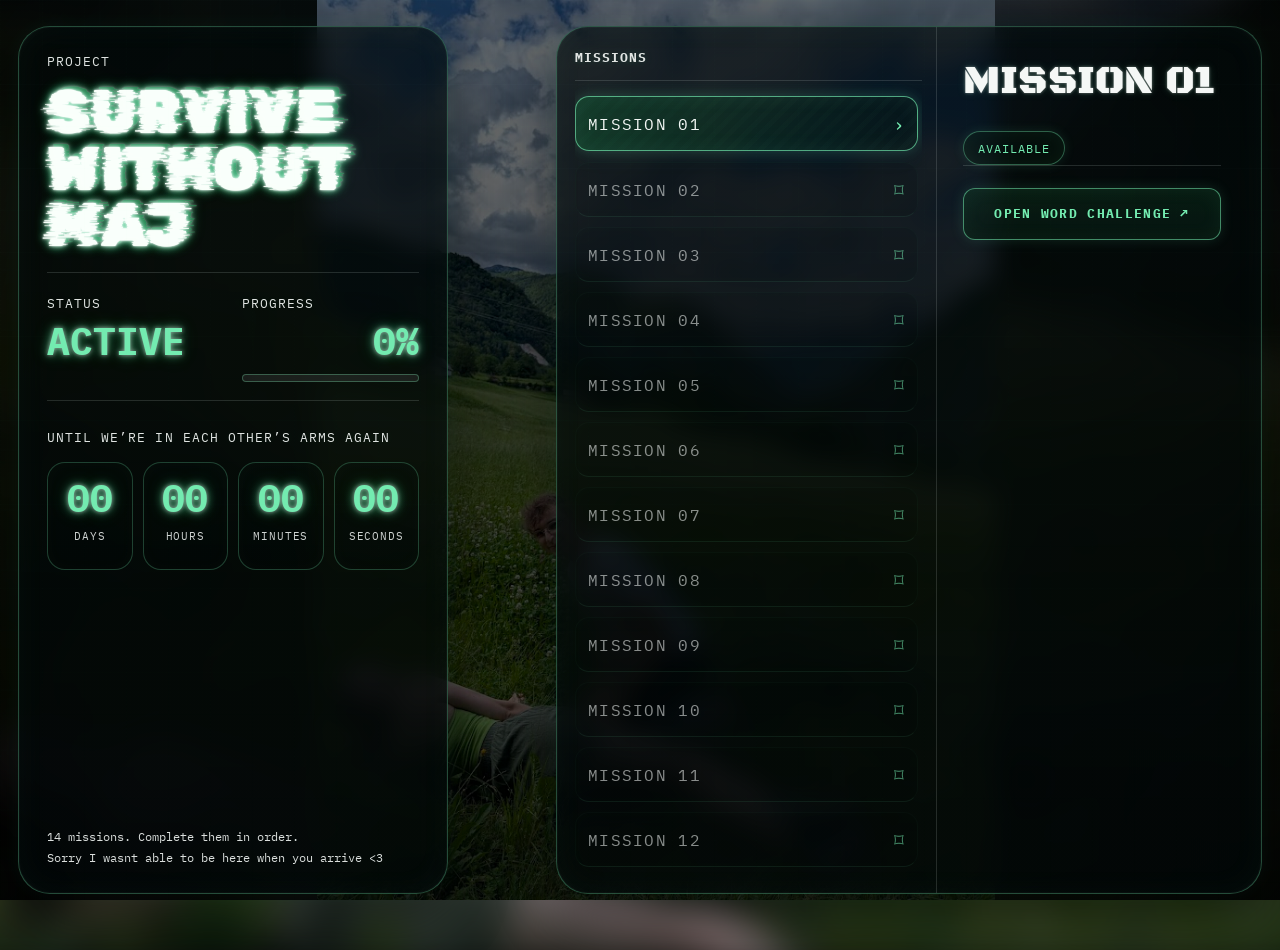
<file: index.html>
<!doctype html>
<html lang="en">
<head>
  <meta charset="utf-8">

  <meta name="viewport" content="width=device-width, initial-scale=1, viewport-fit=cover">
  <meta name="color-scheme" content="dark">
  <title>Project Survive Without Maj</title>
  <link rel="preconnect" href="https://fonts.googleapis.com">
  <link rel="preconnect" href="https://fonts.gstatic.com" crossorigin>
 <link href="https://fonts.googleapis.com/css2?family=Black+Ops+One&family=Rubik+Glitch&family=IBM+Plex+Mono:wght@400;500;600;700&display=swap" rel="stylesheet">
<link href="https://fonts.cdnfonts.com/css/minecraft-4" rel="stylesheet">
  <link rel="stylesheet" href="style.css">
</head>
<body>
  <a class="skip-link" href="#missionDetail">Skip to mission detail</a>
  <main class="app-shell" aria-label="Project Survive Without Maj">
    <section class="panel panel-left" aria-labelledby="projectTitle">
      <p class="eyebrow">PROJECT</p>
      <h1 id="projectTitle" class="project-title">SURVIVE<br>WITHOUT<br>MAJ</h1>
      <div class="divider"></div>
      <section class="stats-grid" aria-label="Status and progress">
        <div><p class="label">STATUS</p><p id="statusText" class="stat-value accent-text">ACTIVE</p></div>
        <div><p class="label">PROGRESS</p><p id="progressText" class="stat-value accent-text">0%</p><div class="progress-track" aria-hidden="true"><div id="progressBar" class="progress-fill"></div></div></div>
      </section>
      <div class="divider"></div>
      <section aria-labelledby="countdownHeading">
        <p id="countdownHeading" class="kicker">UNTIL WE’RE IN EACH OTHER’S ARMS AGAIN</p>
        <div class="countdown-grid" role="timer" aria-live="polite">
          <article class="countdown-box"><div id="days" class="countdown-number">00</div><div class="countdown-label">DAYS</div></article>
          <article class="countdown-box"><div id="hours" class="countdown-number">00</div><div class="countdown-label">HOURS</div></article>
          <article class="countdown-box"><div id="minutes" class="countdown-number">00</div><div class="countdown-label">MINUTES</div></article>
          <article class="countdown-box"><div id="seconds" class="countdown-number">00</div><div class="countdown-label">SECONDS</div></article>
        </div>
      </section>
      <footer class="footnote"><p>One mission unlocks every 26 minutes, 31 October 17:30–1 November 00:00 (Ljubljana).</p><p>Sorry I wasnt able to be here when you arrive <3 </p></footer>
    </section>
    <div class="center-space" aria-hidden="true"></div>
    <section class="panel panel-right" aria-label="Mission control">
      <section class="missions-column" aria-labelledby="missionsHeading"><div class="column-head"><h2 id="missionsHeading" class="column-title">MISSIONS</h2></div><div id="missionList" class="missions-list" role="list"></div></section>
      <section id="missionDetail" class="detail-column" aria-labelledby="detailHeading"><div id="detailContent"></div></section>
    </section>
  </main>
  <script src="challenges.js"></script>
  <script src="progress-session.js"></script>
  <script src="puzzle-core.js"></script>
  <script src="text-challenge.js"></script>
  <script src="script.js"></script>
</body>
</html>
</file>
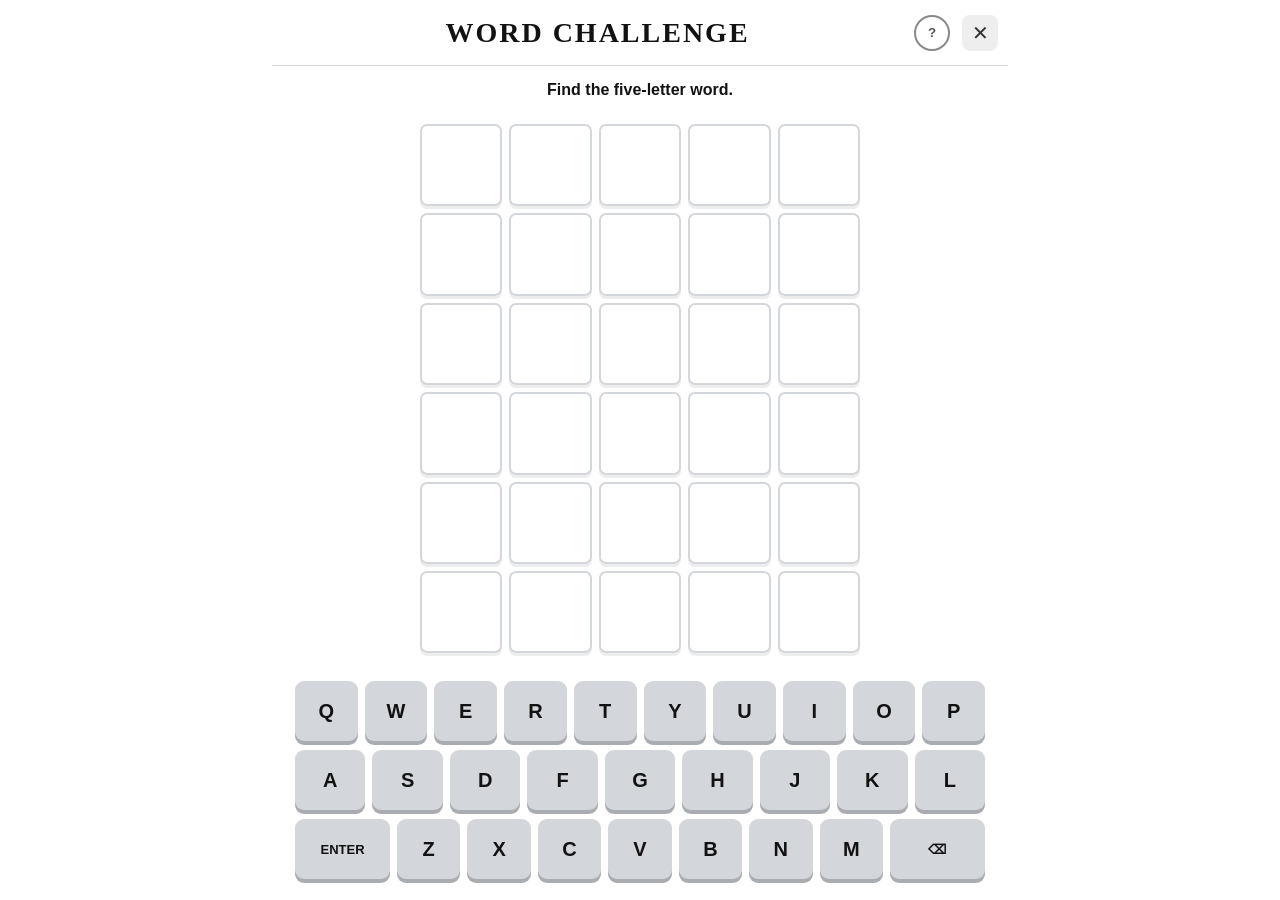
<file: majdle.html>
<!doctype html>
<html lang="en">
<head><meta charset="utf-8"><meta name="viewport" content="width=device-width,initial-scale=1"><title>Word challenge</title><link rel="stylesheet" href="wordle.css"></head>
<body><main class="app">
<header><h1>WORD CHALLENGE</h1><button class="info" aria-label="How to play" id="helpButton">?</button><button class="close-game" aria-label="Close word challenge" id="closeGame">✕</button></header>
<div id="message" role="status" aria-live="polite"></div><div id="board" aria-label="Word challenge board"></div><div id="keyboard"></div><button id="retry" hidden>Try again</button>
</main>
<dialog id="help"><h2>How to play</h2><p>Guess the five-letter word in six tries. Use your keyboard or tap the letters.</p><p>Green: correct letter and position. Yellow: correct letter, different position. Gray: not present in the remaining answer.</p><p>If you run out of guesses, retry without revealing the answer.</p><button id="closeHelp">Play</button></dialog>
<script src="challenges.js"></script><script src="progress-session.js"></script><script src="words.js"></script><script src="puzzle-core.js"></script><script src="wordle.js"></script>
</body></html>
</file>
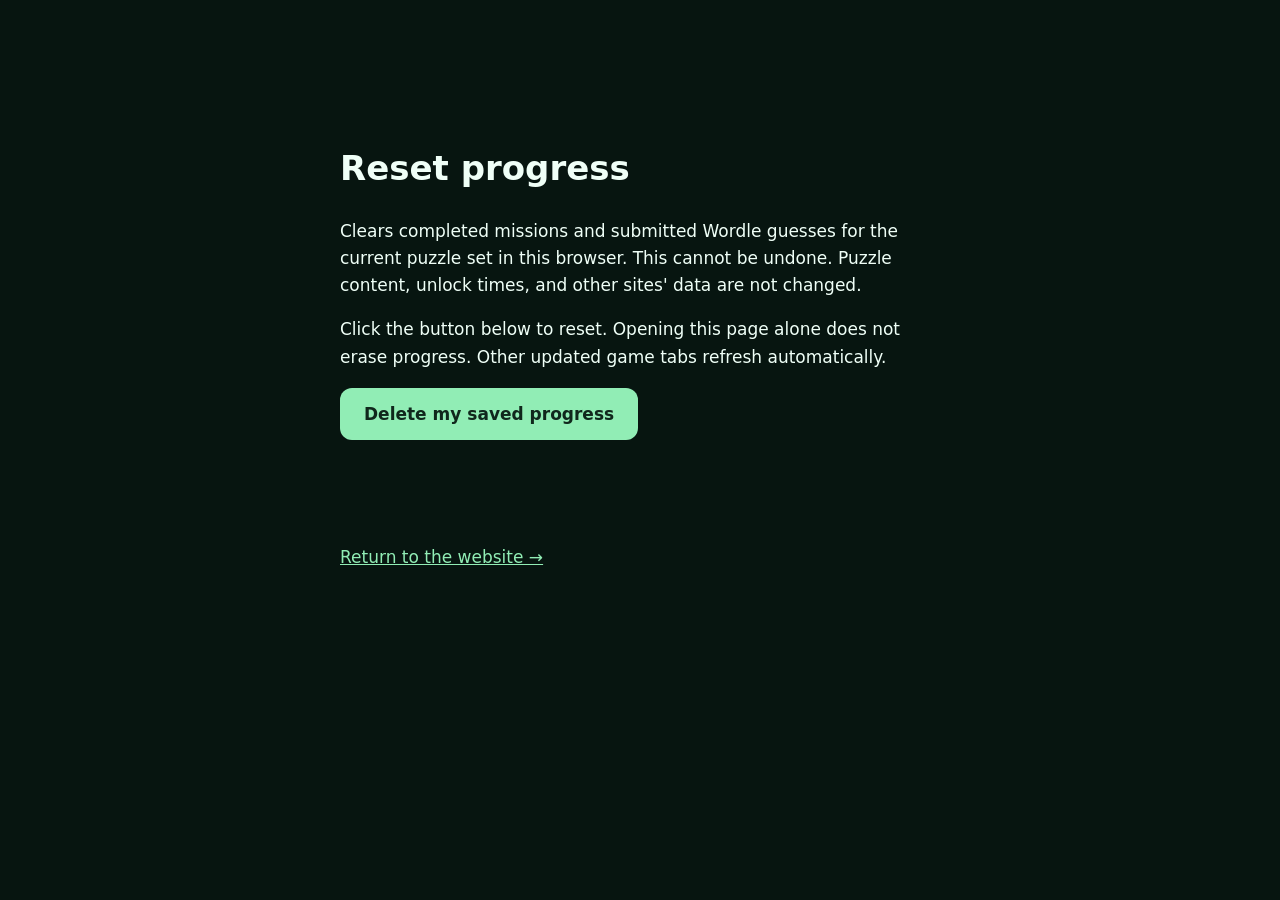
<file: reset-progress.html>
<!doctype html>
<html lang="en"><head><meta charset="utf-8"><meta name="viewport" content="width=device-width,initial-scale=1"><title>Reset challenge progress</title>
<style>body{margin:0;background:#071510;color:#effff7;font:17px/1.6 system-ui}main{max-width:600px;margin:10vh auto;padding:28px}button{background:#91edb5;color:#10271c;border:0;border-radius:12px;font:700 17px system-ui;padding:16px 24px;cursor:pointer}a{color:#91edb5}#resetStatus{min-height:70px}</style></head>
<body><main><h1>Reset progress</h1><p>Clears completed missions and submitted Wordle guesses for the current puzzle set in this browser. This cannot be undone. Puzzle content, unlock times, and other sites' data are not changed.</p><p>Click the button below to reset. Opening this page alone does not erase progress. Other updated game tabs refresh automatically.</p><button id="resetProgress">Delete my saved progress</button><p id="resetStatus" role="status"></p><a href="index.html">Return to the website →</a></main><script src="challenges.js"></script><script src="reset-progress.js"></script></body></html>
</file>
<file: style.css>
:root{--bg:#050909;--panel:rgba(4,10,11,.58);--line:rgba(232,244,240,.14);--line-strong:rgba(115,235,176,.38);--text:#f3f7f5;--muted:#a8b8b2;--accent:#73ebb0;--danger:#ff9f9f;--shadow:0 22px 60px rgba(0,0,0,.28)}*{box-sizing:border-box}html,body{min-height:100%;margin:0}html{background:var(--bg)}body{font-family:"IBM Plex Mono",ui-monospace,SFMono-Regular,Consolas,monospace;color:var(--text);background-color:var(--bg);overflow:hidden}body:before{content:"";position:fixed;inset:-24px;z-index:0;background-image:linear-gradient(180deg,rgba(2,6,7,.12),rgba(2,6,7,.20) 58%,rgba(2,6,7,.34)),url("assets/background.jpg");background-size:cover;background-position:center 70%;background-repeat:no-repeat;filter:blur(18px) saturate(.9);transform:scale(1.08);pointer-events:none}body:after{content:"";position:fixed;inset:0;z-index:0;background-image:linear-gradient(180deg,rgba(2,6,7,.05),rgba(2,6,7,.12) 58%,rgba(2,6,7,.25)),url("assets/background.jpg"),radial-gradient(circle at center,transparent 20%,rgba(0,0,0,.18) 82%),url("assets/hud-pattern.svg");background-size:100% 100%,auto 100%,100% 100%,auto;background-position:center,31% center,center,center;background-repeat:no-repeat,no-repeat,no-repeat,repeat;pointer-events:none}
.app-shell,.reset-button,
.skip-link{position:relative;z-index:1}.skip-link{position:absolute;left:16px;top:-48px;z-index:20;padding:10px 14px;border-radius:10px;color:var(--bg);background:var(--accent);text-decoration:none}.skip-link:focus-visible{top:16px}.app-shell{display:grid;grid-template-columns:minmax(320px,500px) minmax(120px,1fr) minmax(620px,820px);gap:22px;min-height:100vh;padding:26px 18px 56px}.panel{min-height:calc(100vh - 52px);border:1px solid var(--line);border-radius:32px;background:linear-gradient(180deg,rgba(4,12,13,.48),rgba(4,10,11,.64));backdrop-filter:blur(12px) saturate(120%);-webkit-backdrop-filter:blur(18px) saturate(120%);box-shadow:var(--shadow)}.panel-left{display:flex;flex-direction:column;padding:26px 28px 22px}.panel-right{display:grid;grid-template-columns:minmax(260px,380px) minmax(280px,1fr);overflow:hidden}.missions-column,
.detail-column{min-height:100%}.missions-column{padding:22px 14px 22px 18px;border-right:1px solid var(--line)}.detail-column{padding:22px 40px 26px 26px}.center-space{min-width:0}.eyebrow,.label,.kicker,.column-title,.badge,.mission-button,.countdown-label,.reset-button,.feedback,input,button{letter-spacing:.08em}.eyebrow,.label,.kicker,.column-title{margin:0;font-size:13px;color:var(--text);opacity:.92}
.project-title,
.detail-title,
.final-title{
    margin:14px 0 18px;
    font-weight:400;
    line-height:.92;
    text-transform:uppercase;
}

.project-title{
    font-family:"Rubik Glitch", sans-serif;
    letter-spacing:.08em;
}
.detail-title,
.final-title{
    font-family:"Black Ops One",Impact,Haettenschweiler,"Arial Narrow Bold",sans-serif;
    white-space:nowrap;
}
.minecraft-hint{
    font-family:'Minecraft', monospace;
}
.project-title{font-size:clamp(3rem,4.8vw,5.6rem)}
.detail-title,
.final-title{font-size:clamp(2.2rem,3.2vw,3.6rem)}
.divider,.rule{width:100%;height:1px;background:var(--line)}.stats-grid{display:grid;grid-template-columns:repeat(2,minmax(0,1fr));gap:18px;padding:22px 0 18px}.stat-value{margin:10px 0 0;font-size:clamp(2rem,3vw,3rem);line-height:1;font-weight:700}.accent-text{color:var(--accent)}.progress-track{width:100%;height:8px;margin-top:14px;border-radius:999px;background:rgba(255,255,255,.12);overflow:hidden}.progress-fill{width:0;height:100%;border-radius:inherit;background:linear-gradient(90deg,var(--accent),#94ffd0);transition:width 240ms ease}.kicker{margin-top:28px;margin-bottom:16px}.countdown-grid{display:grid;grid-template-columns:repeat(4,minmax(0,1fr));gap:10px}.countdown-box{min-height:108px;padding:16px 12px 12px;border:1px solid var(--line);border-radius:18px;background:rgba(1,8,9,.2)}.countdown-number{font-size:clamp(2rem,3vw,3rem);font-weight:700;line-height:1;color:var(--accent);text-align:center}.countdown-label{margin-top:12px;font-size:.7rem;color:var(--text);opacity:.85;text-align:center}.footnote{margin-top:auto;padding-top:24px;font-size:12px;color:var(--text);opacity:.9}.footnote p{margin:0 0 6px}.column-head{padding-bottom:14px;border-bottom:1px solid var(--line)}.missions-list{display:grid;gap:10px;max-height:calc(100vh - 110px);overflow:auto;padding:16px 4px 6px 0}.mission-button{display:grid;grid-template-columns:1fr auto;align-items:center;gap:12px;width:100%;padding:14px 12px;border:1px solid transparent;border-bottom-color:var(--line);border-radius:14px;color:var(--text);background:transparent;text-align:left;font:inherit;cursor:pointer;transition:border-color 180ms ease,background-color 180ms ease,transform 180ms ease,opacity 180ms ease}.mission-button:hover:not(.is-locked),.mission-button:focus-visible:not(.is-locked),.mission-button.is-active{border-color:var(--line-strong);background:linear-gradient(90deg,rgba(17,54,35,.56),rgba(7,20,16,.2));transform:translateY(-1px)}.mission-button.is-locked{opacity:.55}.mission-button .icon{color:var(--accent);font-size:1.2rem}
.detail-top{
    display:flex;
    flex-direction:column;
    align-items:flex-start;
}
.badge{
    margin-top:12px;
    display:inline-flex;
    align-items:center;
    justify-content:center;
    min-height:34px;
    padding:0 14px;
    border:1px solid var(--line-strong);
    border-radius:999px;
    color:var(--accent);
    background:rgba(7,24,13,.34);
    font-size:.77rem;
    white-space:nowrap;

    flex:0 0 auto;
}
.detail-copy,.detail-message,.final-copy{margin:20px 0 0;font-size:1rem;line-height:1.8;color:var(--text)}.detail-copy strong,.final-copy strong{color:var(--accent)}.form-wrap{margin-top:18px}.form-stack{display:grid;gap:12px}.input-label{display:inline-block;margin-bottom:6px;font-size:13px}.answer-input,.verify-button{width:100%;min-height:56px;border-radius:12px;font:inherit}.answer-input{border:1px solid var(--line);padding:0 16px;color:var(--text);background:rgba(0,0,0,.2)}.answer-input::placeholder{color:rgba(243,247,245,.5)}.verify-button,.reset-button{border:1px solid var(--line-strong);color:var(--accent);background:linear-gradient(180deg,rgba(14,49,30,.36),rgba(8,26,19,.62));font-weight:700;cursor:pointer}.verify-button:hover,.reset-button:hover,.verify-button:focus-visible,.reset-button:focus-visible{filter:brightness(1.06)}.feedback{min-height:40px;margin-top:12px;font-size:.92rem;line-height:1.6;opacity:0;transform:translateY(6px);transition:opacity 180ms ease,transform 180ms ease}.feedback.is-visible{opacity:1;transform:translateY(0)}.feedback.is-good{color:var(--accent)}.feedback.is-bad{color:var(--danger)}.reset-button{position:fixed;left:50%;bottom:10px;transform:translateX(-50%);min-height:34px;padding:0 12px;border-radius:999px;font-size:.73rem;z-index:5}.hidden-title{position:absolute;width:1px;height:1px;padding:0;margin:-1px;overflow:hidden;clip:rect(0,0,0,0);white-space:nowrap;border:0}.fade-in{animation:fadeInUp 320ms ease both}@keyframes fadeInUp{from{opacity:0;transform:translateY(8px)}to{opacity:1;transform:translateY(0)}}:focus-visible{outline:2px solid var(--accent);outline-offset:2px}::-webkit-scrollbar{width:10px;height:10px}::-webkit-scrollbar-thumb{border:2px solid transparent;border-radius:999px;background:rgba(115,235,176,.28);background-clip:padding-box}::-webkit-scrollbar-track{background:transparent}@media(max-width:1420px){.app-shell{grid-template-columns:minmax(300px,430px) minmax(64px,1fr) minmax(560px,760px)}}@media(max-width:1180px){body{overflow:auto}.app-shell{grid-template-columns:1fr;gap:16px;min-height:auto;padding-bottom:72px}.panel{min-height:auto}.panel-right{grid-template-columns:1fr}.missions-column{border-right:0;border-bottom:1px solid var(--line)}.missions-list{max-height:none}.center-space{display:none}}@media(max-width:720px){.panel-left,.missions-column,
.detail-column{padding-left:16px;padding-right:16px}
.project-title{font-size:clamp(2.7rem,16vw,4.4rem)}.countdown-grid,.stats-grid{grid-template-columns:1fr 1fr}}@media(prefers-reduced-motion:reduce){*,*:before,*:after{animation-duration:.01ms!important;animation-iteration-count:1!important;transition-duration:.01ms!important;scroll-behavior:auto!important}}

/* =========================================================
   GAMER HUD UPGRADE — mission copy and mission typography stay unchanged
   ========================================================= */
:root{
  --hud-green:#73ebb0;
  --hud-bright:#9affd0;
  --hud-dim:rgba(115,235,176,.18);
  --hud-grid:rgba(115,235,176,.045);
}

/* Keep the same centered portrait composition, but darken it substantially. */
body::after{
  background-image:
    linear-gradient(rgba(0,0,0,.55),rgba(0,0,0,.55)),
    linear-gradient(180deg,rgba(1,5,6,.09),rgba(1,5,6,.17) 58%,rgba(1,5,6,.34)),
    url("assets/background.jpg"),
    radial-gradient(circle at 50% 48%,transparent 18%,rgba(0,0,0,.42) 72%,rgba(0,0,0,.72) 100%),
    url("assets/hud-pattern.svg");
  background-size:100% 100%,100% 100%,auto 100%,100% 100%,auto;
  background-position:center,center,31% center,center,center;
  background-repeat:no-repeat,no-repeat,no-repeat,no-repeat,repeat;
}

/* Fine tactical grid and CRT scanlines across the whole interface. */
.app-shell::before{
  content:"";
  position:fixed;
  inset:0;
  z-index:7;
  pointer-events:none;
  opacity:.38;
  background-image:
    linear-gradient(var(--hud-grid) 1px,transparent 1px),
    linear-gradient(90deg,var(--hud-grid) 1px,transparent 1px),
    repeating-linear-gradient(to bottom,rgba(255,255,255,.025) 0,rgba(255,255,255,.025) 1px,transparent 1px,transparent 4px);
  background-size:42px 42px,42px 42px,100% 4px;
  mask-image:linear-gradient(to bottom,rgba(0,0,0,.65),rgba(0,0,0,.28));
}

.panel{
  border-color:rgba(115,235,176,.30);
  background:
    linear-gradient(135deg,rgba(115,235,176,.06),transparent 14%) top left/90px 90px no-repeat,
    linear-gradient(225deg,rgba(115,235,176,.05),transparent 14%) top right/90px 90px no-repeat,
    linear-gradient(45deg,rgba(115,235,176,.045),transparent 14%) bottom left/90px 90px no-repeat,
    linear-gradient(315deg,rgba(115,235,176,.045),transparent 14%) bottom right/90px 90px no-repeat,
    linear-gradient(180deg,rgba(2,8,9,.68),rgba(2,7,8,.80));
  box-shadow:
    0 22px 60px rgba(0,0,0,.42),
    inset 0 0 0 1px rgba(255,255,255,.025),
    inset 0 0 34px rgba(115,235,176,.035),
    0 0 22px rgba(115,235,176,.055);
}

/* Tactical bracket accents inside both main panels. */
.panel-left,.panel-right{position:relative}

.project-title,
.detail-title,
.final-title{

    color:#f8fff9;

    text-shadow:
        0 0 2px #ffffff,
        0 0 5px rgba(255,255,255,.7),
        0 0 8px rgba(110,255,180,.65),
        0 0 14px rgba(0,255,130,.32);

}

.detail-title,
.final-title{

    color:#f5f8f6;

    text-shadow:
        0 0 3px rgba(255,255,255,.4),
        0 0 8px rgba(115,235,176,.18);

}
/* Do not alter mission text font/content; only add subtle terminal glow. */
.mission-button,.detail-copy,.detail-message,.final-copy,.input-label,.answer-input{
  text-shadow:none;
}

.column-title,.eyebrow,.label,.kicker{
  text-shadow:0 0 9px rgba(115,235,176,.12);
}

.mission-button{
  border-color:rgba(115,235,176,.05);
  border-bottom-color:rgba(115,235,176,.16);
  background:linear-gradient(90deg,rgba(0,0,0,.08),rgba(0,0,0,.18));
  box-shadow:inset 0 0 14px rgba(115,235,176,.012);
}

.mission-button:hover:not(.is-locked),
.mission-button:focus-visible:not(.is-locked),
.mission-button.is-active{
  border-color:rgba(115,235,176,.68);
  background:
    linear-gradient(90deg,rgba(18,78,47,.58),rgba(4,19,14,.34)),
    repeating-linear-gradient(135deg,rgba(115,235,176,.025) 0 5px,transparent 5px 11px);
  box-shadow:
    inset 0 0 20px rgba(115,235,176,.08),
    0 0 13px rgba(115,235,176,.18),
    0 0 30px rgba(115,235,176,.07);
}

.progress-track,.answer-input{
  border:1px solid rgba(115,235,176,.27);
  box-shadow:inset 0 0 18px rgba(0,0,0,.32);
}

.progress-fill{
  background:
    repeating-linear-gradient(135deg,rgba(255,255,255,.18) 0 7px,transparent 7px 13px),
    linear-gradient(90deg,var(--hud-green),var(--hud-bright));
  box-shadow:0 0 10px rgba(115,235,176,.48),0 0 25px rgba(115,235,176,.20);
}

.countdown-box{
  border-color:rgba(115,235,176,.25);
  background:linear-gradient(180deg,rgba(0,13,11,.26),rgba(0,4,5,.32));
  box-shadow:inset 0 0 16px rgba(115,235,176,.025);
}

.countdown-number,
.stat-value,
.accent-text{

    color:#73ebb0;

    text-shadow:
        0 0 4px rgba(255,255,255,.5),
        0 0 10px rgba(115,235,176,.6),
        0 0 18px rgba(0,255,120,.25);

}
.badge,.verify-button,.reset-button{
  box-shadow:inset 0 0 20px rgba(115,235,176,.055),0 0 12px rgba(115,235,176,.12);
}

.verify-button:hover,.reset-button:hover{
  filter:brightness(1.12);
  box-shadow:inset 0 0 24px rgba(115,235,176,.12),0 0 15px rgba(115,235,176,.34),0 0 34px rgba(115,235,176,.12);
}

.divider,.rule,.column-head{
  filter:drop-shadow(0 0 4px rgba(115,235,176,.12));
}

@media(max-width:1180px){
  .app-shell::after{display:none}
  body::after{background-size:100% 100%,100% 100%,cover,100% 100%,auto;background-position:center,center,center center,center,center}
}

@media(prefers-reduced-motion:reduce){
  .app-shell::before{background-image:linear-gradient(var(--hud-grid) 1px,transparent 1px),linear-gradient(90deg,var(--hud-grid) 1px,transparent 1px);background-size:42px 42px,42px 42px}
}
.project-title{
    position:relative;
    letter-spacing:.01em;
    animation:titlePulse 2.2s ease-in-out infinite;
    will-change:opacity;
}
.project-title::before{

    content:attr(id);

    content:"SURVIVE\A WITHOUT\A MAJ";

    white-space:pre;

    position:absolute;

    inset:0;

    color:#56ff9d;

    opacity:.42;

    transform:translate(5px,-3px);

    mix-blend-mode:screen;

    pointer-events:none;

    animation:titleGhostPulse 2.2s ease-in-out infinite;

}
@keyframes titlePulse{
    0%,100%{
        opacity:.35;
        filter:brightness(.2);

        text-shadow:
            0 0 2px rgba(255,255,255,.3),
            0 0 6px rgba(115,235,176,.3),
            0 0 12px rgba(0,255,120,.15);
    }

    50%{
        opacity:1;
        filter:brightness(4);

        text-shadow:
            0 0 3px #ffffff,
            0 0 10px rgba(255,255,255,.9),
            0 0 22px rgba(115,235,176,.9),
            0 0 40px rgba(0,255,120,.55);
    }
}
@keyframes titleGhost{

    0%,82%,100%{
        transform:translate(5px,-3px);
        opacity:.35;
    }

    83%{
        transform:translate(12px,-4px);
        opacity:.9;
    }

    84%{
        transform:translate(-7px,2px);
        opacity:.75;
    }

    84.5%{
        transform:translate(5px,-3px);
        opacity:.35;
    }

    92%{
        transform:translate(14px,-2px);
        opacity:.9;
    }

    92.5%{
        transform:translate(-10px,1px);
        opacity:.85;
    }

    93%{
        transform:translate(5px,-3px);
        opacity:.35;
    }
}
@keyframes titleGhostPulse{
    0%,100%{
        opacity:.18;
        transform:translate(4px,-2px);
    }

    50%{
        opacity:.7;
        transform:translate(7px,-3px);
    }
}

/* Mission 04 — embedded MAJDLE terminal */
.majdle-launch{margin-top:18px}
.terminal-button{width:100%;min-height:52px;padding:0 16px;border:1px solid rgba(115,235,176,.55);border-radius:12px;color:var(--accent);background:linear-gradient(180deg,rgba(14,49,30,.48),rgba(8,26,19,.72));font:700 .82rem "IBM Plex Mono",monospace;letter-spacing:.1em;cursor:pointer;box-shadow:inset 0 0 20px rgba(115,235,176,.06),0 0 14px rgba(115,235,176,.14)}
.terminal-button:hover,.terminal-button:focus-visible{filter:brightness(1.12);box-shadow:inset 0 0 24px rgba(115,235,176,.12),0 0 18px rgba(115,235,176,.28)}
.majdle-shell{margin-top:14px;padding:8px;border:1px solid rgba(115,235,176,.30);border-radius:14px;background:rgba(0,0,0,.36);box-shadow:inset 0 0 22px rgba(0,0,0,.45),0 0 18px rgba(115,235,176,.08)}
.majdle-shell[hidden]{display:none}
.majdle-frame{
    display:block;
    width:100%;
    height:min(690px,72vh);
    border:0;
    border-radius:9px;
    background:#fff;
}
.majdle-instruction{margin:14px 0 0;color:var(--muted);font-size:.86rem;line-height:1.6}
@media(max-width:720px){.majdle-frame{height:680px}}


#progressText { text-align: right; }
.text-prompt{white-space:pre-wrap;overflow-wrap:anywhere}
/* Separate expensive animated pixels from the static page without changing effects. */
.project-title{will-change:filter,opacity}
.project-title::before{will-change:transform,opacity}
body::before,body::after{will-change:transform}
.effects-suspended .project-title,.effects-suspended .project-title::before{animation-play-state:paused}
.geo-launch{margin-top:22px}
.geo-dialog{position:fixed;inset:0;width:calc(100vw - 24px);height:calc(100dvh - 24px);max-width:none;max-height:none;margin:auto;padding:0;border:1px solid #73ebb060;border-radius:18px;overflow:hidden;background:#101725;color:#fff;box-shadow:0 20px 100px #000a}
.geo-dialog::backdrop{background:#02080de8;backdrop-filter:blur(8px)}
.geo-dialog iframe{display:block;width:100%;height:100%;border:0}
.geo-dialog.wordle-dialog{width:min(860px,calc(100vw - 24px));background:#fff}
@media(max-width:600px){.geo-dialog{width:100vw;height:100dvh;border:0;border-radius:0}}

/* Center the photo in the actual desktop gap, including asymmetric panels. */
@media(min-width:1181px){
  body::after{
    background-size:100% 100%,100% 100%,auto 100%,100% 100%,auto;
    background-position:center,center,var(--photo-left, 30vw) bottom,center,center;
  }
}

/* Only the opened puzzle needs independent scrolling; keep the original shell. */
@media(min-width:1181px){.detail-column:has(.majdle-shell:not([hidden])){max-height:calc(100vh - 52px);overflow-y:auto}}
</file>
<file: wordle.css>
:root {
    --bg:#ffffff; --text:#121213; --border:#d3d6da; --filled:#878a8c;
    --green:#6aaa64; --yellow:#c9b458; --key:#d3d6da;
  }
  * { box-sizing:border-box; }
  body {
    margin:0; min-height:100vh; background:var(--bg); color:var(--text);
    font-family:Arial, Helvetica, sans-serif; display:flex; justify-content:center;
  }
  .app { width:min(100%,520px); min-height:100vh; display:flex; flex-direction:column; }
  header {
    height:58px; border-bottom:1px solid #d3d6da; display:flex; align-items:center;
    justify-content:center; position:relative; padding:0 16px;
  }
  h1 { margin:0; font-family:Georgia,serif; font-size:30px; letter-spacing:2px; font-weight:800; }
  .info {
    position:absolute; right:16px; width:28px; height:28px; border:2px solid #878a8c;
    border-radius:50%; display:grid; place-items:center; font-weight:bold; cursor:pointer;
    background:white; color:#555;
  }
  #message {
    min-height:42px; display:flex; justify-content:center; align-items:center;
    font-weight:700; font-size:14px; padding:6px 12px; text-align:center;
  }
  #board {
    margin:auto; display:grid; grid-template-rows:repeat(6,1fr); gap:5px;
    width:330px; height:396px;
  }
  .row { display:grid; grid-template-columns:repeat(5,1fr); gap:5px; }
  .tile {
    border:2px solid var(--border); display:flex; align-items:center; justify-content:center;
    font-size:32px; line-height:1; font-weight:800; text-transform:uppercase; user-select:none;
  }
  .tile.filled { border-color:var(--filled); animation:pop .08s ease; }
  .tile.flip { animation:flip .55s ease forwards; }
  .tile.correct { background:var(--green); border-color:var(--green); color:white; }
  .tile.present { background:var(--yellow); border-color:var(--yellow); color:white; }
  .tile.absent { background:var(--filled); border-color:var(--filled); color:white; }
  @keyframes pop { 50% { transform:scale(1.08); } }
  @keyframes flip { 50% { transform:rotateX(90deg); } }
  .shake { animation:shake .35s; }
  @keyframes shake {
    10%,90%{transform:translateX(-2px)} 20%,80%{transform:translateX(4px)}
    30%,50%,70%{transform:translateX(-6px)} 40%,60%{transform:translateX(6px)}
  }
  #keyboard { padding:14px 8px max(12px,env(safe-area-inset-bottom)); }
  .keyrow { display:flex; justify-content:center; gap:6px; margin:0 auto 8px; }
  button.key {
    border:0; border-radius:4px; height:58px; min-width:31px; padding:0 6px;
    background:var(--key); font-weight:700; font-size:13px; cursor:pointer; color:var(--text);
  }
  button.key.wide { min-width:52px; font-size:11px; }
  button.key.correct { background:var(--green); color:white; }
  button.key.present { background:var(--yellow); color:white; }
  button.key.absent { background:var(--filled); color:white; }
  dialog {
    border:0; border-radius:8px; padding:24px; max-width:420px; width:calc(100% - 32px);
    box-shadow:0 8px 40px #0004;
  }
  dialog::backdrop { background:#0005; }
  dialog h2 { margin-top:0; }
  dialog button { float:right; border:0; background:#111; color:white; border-radius:4px; padding:9px 14px; }
  .legend { display:flex; gap:6px; margin:14px 0; }
  .mini { width:42px; height:42px; display:grid; place-items:center; color:white; font-weight:800; }
  @media (max-height:720px) {
    #message{min-height:32px} #board{width:290px;height:348px}
    button.key{height:50px}
  }
  @media (max-width:360px) {
    #board{width:300px;height:360px}
    button.key{min-width:27px;padding:0 4px}
  }

#board{width:min(330px,90vw);height:auto;aspect-ratio:5/6;margin:16px auto}.tile{aspect-ratio:1}#message{text-align:center}button.key{min-width:0;flex:1;padding:0 3px}.keyrow{max-width:480px}.app{margin:auto}#retry{margin:12px auto;padding:12px}header h1{font-family:Georgia,serif;font-size:clamp(18px,5vw,26px);padding-right:32px}header{flex-shrink:0}.app{min-height:0}button.key.wide{min-width:42px}#message{padding:12px;min-height:48px}button:focus-visible{outline:3px solid #277bb4;outline-offset:2px}
/* Larger, responsive board and tactile keys in the dedicated game window. */
body{min-height:100dvh}.app{width:min(100%,760px);margin:0 auto;padding:0 12px;min-height:100dvh}
header{height:66px;min-height:66px}header h1{font-size:clamp(18px,3.4vw,28px);padding:0 85px 0 0}.info{right:58px;width:36px;height:36px}.close-game{position:absolute;right:10px;border:0;border-radius:8px;background:#eee;color:#333;width:36px;height:36px;font-size:20px;cursor:pointer}
#message{min-height:48px;font-size:16px;padding:10px}
#board{width:min(440px,calc(100vw - 48px),max(250px,calc((100dvh - 340px)*.8333)));gap:7px;margin:10px auto 18px;flex-shrink:0}.row{gap:7px}.tile{font-size:clamp(26px,4.6vh,44px);border-radius:7px;border-width:2px;box-shadow:0 3px 0 #00000012}.tile.filled{animation:none}
#keyboard{padding:0 0 max(12px,env(safe-area-inset-bottom));margin-top:auto;width:100%}.keyrow{max-width:690px;gap:7px;margin-bottom:9px}button.key{height:60px;border-radius:9px;font-size:20px;text-transform:uppercase;box-shadow:0 4px 0 #a9adb2;touch-action:manipulation;user-select:none;-webkit-tap-highlight-color:transparent;transition:transform 50ms,box-shadow 50ms}button.key.wide{font-size:13px;flex:1.55;min-width:48px}button.key:active{transform:translateY(3px);box-shadow:0 1px 0 #a9adb2}button.key.correct,button.key.present,button.key.absent{box-shadow:0 4px 0 #0003}
@media(max-width:440px){.app{padding:0 7px}.keyrow{gap:4px}button.key{font-size:16px;height:54px}button.key.wide{font-size:10px;min-width:40px}#message{font-size:14px}#board{gap:5px}.row{gap:5px}}
@media(prefers-reduced-motion:reduce){button.key{transition:none}}
@media(max-height:760px){#board{width:min(440px,calc(100vw - 48px),max(230px,calc((100dvh - 360px)*.8333)))}button.key{height:52px}}
</file>
